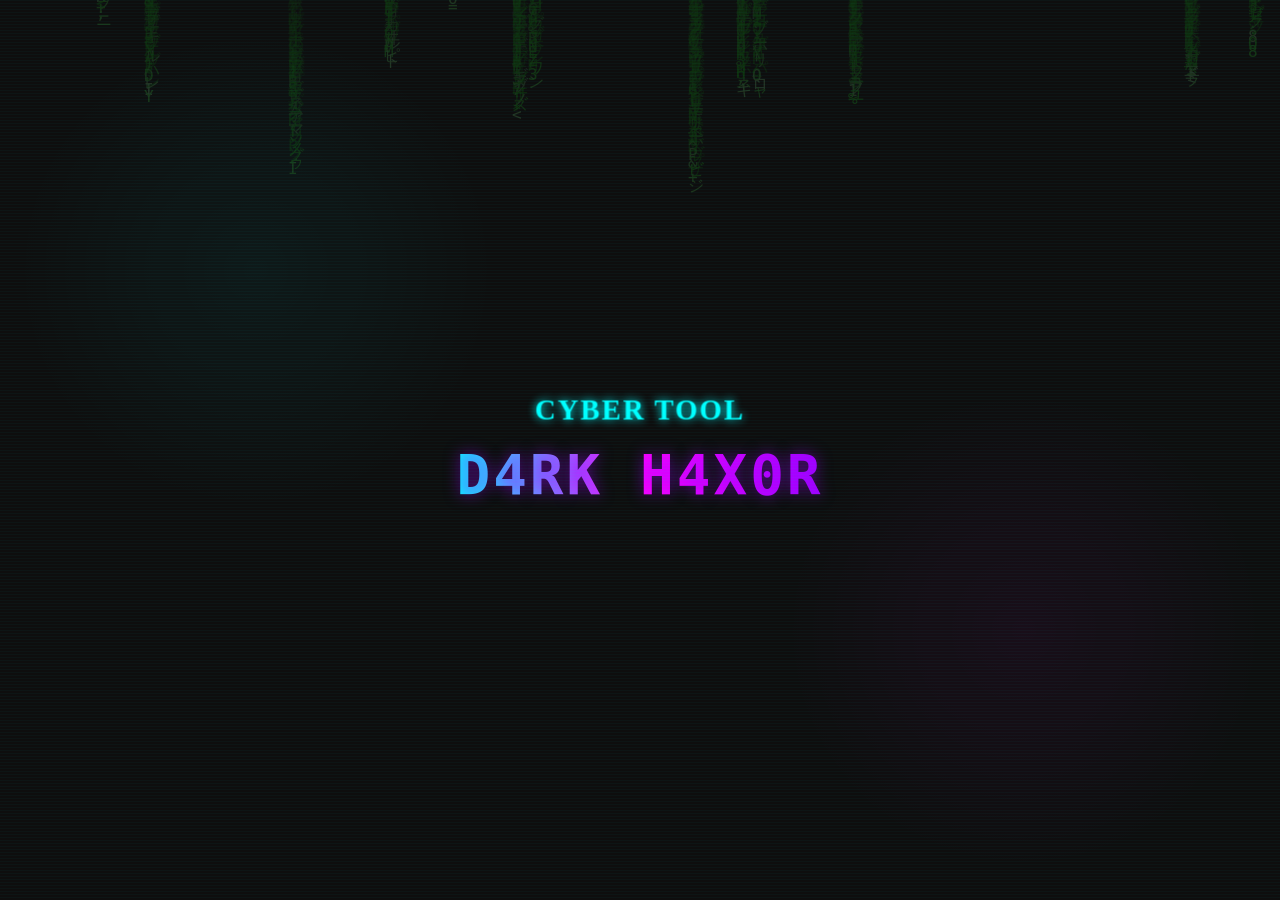
<file: hackff.html>
<!DOCTYPE html>
<html>
<head>
<style>
:root {
  --neon-blue: #0ff;
  --neon-pink: #f0f;
  --neon-purple: #9d00ff;
  --neon-green: #00ff41;
  --dark-bg: #111;
  --panel-bg: rgba(20, 20, 30, 0.9);
  --panel-border: #444;
  --glow: 0 0 10px;
}

* {
  margin: 0;
  padding: 0;
  box-sizing: border-box;
}

body {
  background-color: var(--dark-bg);
  color: white;
  font-family: 'Share Tech Mono', monospace;
  height: 100vh;
  display: flex;
  flex-direction: column;
  justify-content: center;
  align-items: center;
  overflow: hidden;
  position: relative;
  background-image: radial-gradient(circle at 20% 30%, rgba(15, 255, 255, 0.05) 0%, transparent 20%),
                    radial-gradient(circle at 80% 70%, rgba(255, 0, 255, 0.05) 0%, transparent 20%);
}

.matrix-bg {
  position: absolute;
  top: 0;
  left: 0;
  width: 100%;
  height: 100%;
  z-index: -1;
  opacity: 0.15;
}

.scanlines {
  position: fixed;
  top: 0;
  left: 0;
  width: 100%;
  height: 100%;
  background: linear-gradient(to bottom, rgba(0, 255, 255, 0.03) 1px, transparent 1px);
  background-size: 100% 3px;
  pointer-events: none;
  z-index: 100;
  animation: scanline 8s linear infinite;
}

.intro-container {
  position: absolute;
  top: 50%;
  left: 50%;
  transform: translate(-50%, -50%);
  text-align: center;
  z-index: 10;
}

.intro-container.move-up {
  top: 20px;
  transform: translateX(-50%);
  transition: all 1s ease-out;
}

.intro {
  text-align: center;
  perspective: 1000px;
}

.intro h1 {
  font-family: 'Press Start 2P', cursive;
  font-size: 1.8rem;
  margin-bottom: 15px;
  color: var(--neon-blue);
  text-shadow: var(--glow) var(--neon-blue);
  opacity: 0;
  animation: fadeIn 0.5s forwards, float 3s ease-in-out infinite;
  letter-spacing: 2px;
}

.intro h2 {
  font-size: 3.5rem;
  font-weight: 900;
  background: linear-gradient(90deg, var(--neon-blue), var(--neon-pink), var(--neon-purple));
  -webkit-background-clip: text;
  background-clip: text;
  color: transparent;
  text-shadow: 0 0 15px rgba(157, 0, 255, 0.5);
  opacity: 0;
  animation: fadeIn 0.5s forwards 0.5s, pulse 4s ease-in-out infinite;
  letter-spacing: 3px;
}

.hack-container {
  width: 90%;
  max-width: 600px;
  background: var(--panel-bg);
  border: 1px solid var(--panel-border);
  border-radius: 8px;
  padding: 25px;
  box-shadow: 0 0 15px rgba(0, 255, 255, 0.2), 0 0 30px rgba(255, 0, 255, 0.1);
  opacity: 0;
  transform: translateY(20px);
  transition: opacity 1s, transform 1s;
  position: relative;
  overflow: hidden;
}

.hack-container::before {
  content: '';
  position: absolute;
  top: -50%;
  left: -50%;
  width: 200%;
  height: 200%;
  background: linear-gradient(
    to bottom right,
    rgba(0, 255, 255, 0) 0%,
    rgba(0, 255, 255, 0) 40%,
    rgba(0, 255, 255, 0.1) 50%,
    rgba(0, 255, 255, 0) 60%,
    rgba(0, 255, 255, 0) 100%
  );
  transform: rotate(30deg);
  animation: shine 6s infinite;
}

.hack-container.show {
  opacity: 1;
  transform: translateY(0);
}

.terminal {
  background: rgba(0, 0, 0, 0.7);
  border: 1px solid #333;
  border-radius: 5px;
  padding: 15px;
  font-family: 'Share Tech Mono', monospace;
  height: 250px;
  overflow-y: auto;
  margin-bottom: 20px;
  position: relative;
  box-shadow: inset 0 0 10px rgba(0, 0, 0, 0.5);
  border-image: linear-gradient(to right, var(--neon-blue), var(--neon-pink)) 1;
}

.terminal::before {
  content: '';
  position: absolute;
  top: 0;
  left: 0;
  right: 0;
  height: 1px;
  background: linear-gradient(to right, transparent, var(--neon-blue), transparent);
  animation: terminalGlow 3s infinite;
}

.terminal-line {
  color: var(--neon-green);
  margin-bottom: 5px;
  opacity: 0;
  transition: opacity 0.3s ease-in-out;
  text-shadow: 0 0 5px var(--neon-green);
  line-height: 1.4;
}

.terminal-line::before {
  content: '> ';
  color: var(--neon-blue);
}

.terminal-error {
  color: #ff3e3e;
  margin-top: 10px;
  opacity: 0;
  transition: opacity 0.3s ease-in-out;
  text-shadow: 0 0 5px #ff3e3e;
}

.terminal-error::before {
  content: '! ';
}

.input-group {
  margin-bottom: 20px;
  display: none;
}

.button-group {
  display: none;
  gap: 15px;
}

label {
  display: block;
  margin-bottom: 8px;
  color: var(--neon-blue);
  font-size: 0.9rem;
  letter-spacing: 1px;
}

input {
  width: 100%;
  padding: 12px 15px;
  background: rgba(0, 0, 0, 0.7);
  border: 1px solid #333;
  border-radius: 5px;
  color: white;
  font-family: 'Share Tech Mono', monospace;
  font-size: 0.9rem;
  transition: all 0.3s;
  letter-spacing: 1px;
}

input:focus {
  outline: none;
  border-color: var(--neon-blue);
  box-shadow: 0 0 10px rgba(0, 255, 255, 0.3);
}

.btn {
  background: linear-gradient(to right, #222, #333);
  color: white;
  border: 1px solid var(--panel-border);
  padding: 12px 25px;
  font-family: 'Share Tech Mono', monospace;
  font-weight: bold;
  border-radius: 5px;
  cursor: pointer;
  transition: all 0.3s;
  position: relative;
  overflow: hidden;
  letter-spacing: 1px;
  text-transform: uppercase;
  font-size: 0.8rem;
}

.btn:hover {
  background: linear-gradient(to right, #333, #444);
  border-color: var(--neon-blue);
  box-shadow: 0 0 10px rgba(0, 255, 255, 0.3);
}

.btn::after {
  content: '';
  position: absolute;
  top: -50%;
  left: -50%;
  width: 200%;
  height: 200%;
  background: linear-gradient(
    to bottom right,
    rgba(0, 255, 255, 0) 0%,
    rgba(0, 255, 255, 0) 40%,
    rgba(0, 255, 255, 0.3) 50%,
    rgba(0, 255, 255, 0) 60%,
    rgba(0, 255, 255, 0) 100%
  );
  transform: rotate(30deg);
  animation: shine 6s infinite;
  opacity: 0;
  transition: opacity 0.3s;
}

.btn:hover::after {
  opacity: 1;
}

#hackBtn {
  background: linear-gradient(to right, #006466, #065a60);
  border-color: var(--neon-blue);
}

#resetBtn {
  background: linear-gradient(to right, #4d194d, #3a1e3a);
  border-color: var(--neon-pink);
}

.result {
  margin-top: 20px;
  padding: 20px;
  background: rgba(0, 0, 0, 0.8);
  border: 1px solid var(--panel-border);
  border-radius: 5px;
  display: none;
  position: relative;
  overflow: hidden;
  border-image: linear-gradient(to right, var(--neon-blue), var(--neon-pink)) 1;
}

.result::before {
  content: '';
  position: absolute;
  top: 0;
  left: 0;
  right: 0;
  height: 1px;
  background: linear-gradient(to right, transparent, var(--neon-pink), transparent);
  animation: terminalGlow 3s infinite reverse;
}

.result.show {
  display: block;
  animation: fadeIn 0.5s;
}

.password-display {
  font-family: 'Share Tech Mono', monospace;
  color: var(--neon-green);
  margin: 15px 0;
  word-break: break-all;
  padding: 10px;
  background: rgba(0, 0, 0, 0.5);
  border: 1px dashed var(--neon-blue);
  border-radius: 3px;
  position: relative;
  text-shadow: 0 0 5px var(--neon-green);
}

.copy-btn {
  background: rgba(0, 0, 0, 0.7);
  color: var(--neon-blue);
  border: 1px solid var(--neon-blue);
  padding: 8px 15px;
  border-radius: 3px;
  cursor: pointer;
  margin-left: 10px;
  font-family: 'Share Tech Mono', monospace;
  transition: all 0.3s;
  text-transform: uppercase;
  font-size: 0.7rem;
  letter-spacing: 1px;
}

.copy-btn:hover {
  background: rgba(0, 255, 255, 0.1);
  box-shadow: 0 0 8px rgba(0, 255, 255, 0.3);
}

.progress-container {
  width: 100%;
  height: 8px;
  background: #222;
  border-radius: 4px;
  margin: 25px 0;
  overflow: hidden;
  display: none;
  box-shadow: inset 0 0 5px rgba(0, 0, 0, 0.5);
}

.progress-bar {
  height: 100%;
  width: 0;
  background: linear-gradient(90deg, var(--neon-blue), var(--neon-pink), var(--neon-purple));
  transition: width 0.3s;
  position: relative;
}

.progress-bar::after {
  content: '';
  position: absolute;
  top: 0;
  left: 0;
  right: 0;
  bottom: 0;
  background: linear-gradient(
    to right,
    rgba(255, 255, 255, 0) 0%,
    rgba(255, 255, 255, 0.3) 50%,
    rgba(255, 255, 255, 0) 100%
  );
  animation: progressShine 2s infinite;
}

.scanning {
  color: var(--neon-blue);
  text-align: center;
  margin: 15px 0;
  display: none;
  font-family: 'Share Tech Mono', monospace;
  letter-spacing: 2px;
  text-shadow: 0 0 5px var(--neon-blue);
  position: relative;
}

.scanning::after {
  content: '...';
  animation: dots 1.5s infinite steps(3);
  display: inline-block;
  width: 0;
}

.ascii-art {
  font-family: monospace;
  white-space: pre;
  color: var(--neon-blue);
  text-align: center;
  margin: 15px 0;
  display: none;
  text-shadow: 0 0 5px var(--neon-blue);
  line-height: 1.3;
  font-size: 0.7rem;
}

.corner {
  position: absolute;
  width: 20px;
  height: 20px;
  border-width: 3px;
  border-style: solid;
  border-color: transparent;
}

.corner-tl {
  top: 10px;
  left: 10px;
  border-top-color: var(--neon-blue);
  border-left-color: var(--neon-blue);
}

.corner-tr {
  top: 10px;
  right: 10px;
  border-top-color: var(--neon-pink);
  border-right-color: var(--neon-pink);
}

.corner-bl {
  bottom: 10px;
  left: 10px;
  border-bottom-color: var(--neon-blue);
  border-left-color: var(--neon-blue);
}

.corner-br {
  bottom: 10px;
  right: 10px;
  border-bottom-color: var(--neon-pink);
  border-right-color: var(--neon-pink);
}

@keyframes fadeIn {
  from { opacity: 0; }
  to { opacity: 1; }
}

@keyframes float {
  0%, 100% { transform: translateY(0); }
  50% { transform: translateY(-10px); }
}

@keyframes pulse {
  0%, 100% { text-shadow: 0 0 15px rgba(157, 0, 255, 0.5); }
  50% { text-shadow: 0 0 25px rgba(157, 0, 255, 0.8); }
}

@keyframes shine {
  0% { left: -100%; }
  20% { left: 100%; }
  100% { left: 100%; }
}

@keyframes progressShine {
  0% { transform: translateX(-100%); }
  100% { transform: translateX(100%); }
}

@keyframes terminalGlow {
  0% { opacity: 0.3; width: 0; left: 0; }
  50% { opacity: 1; width: 100%; }
  100% { opacity: 0; width: 0; left: 100%; }
}

@keyframes dots {
  0%, 20% { content: '.'; }
  40% { content: '..'; }
  60%, 100% { content: '...'; }
}

@keyframes scanline {
  0% { background-position: 0 0; }
  100% { background-position: 0 100%; }
}

@keyframes flicker {
  0%, 19.999%, 22%, 62.999%, 64%, 64.999%, 70%, 100% { opacity: 1; }
  20%, 21.999%, 63%, 63.999%, 65%, 69.999% { opacity: 0.4; }
}
</style>
</head>
<body>
<canvas class="matrix-bg" id="matrixCanvas"></canvas>
<div class="scanlines"></div>

<div class="intro-container" id="introContainer">
  <div class="intro">
    <h1 id="webByText">CYBER TOOL</h1>
    <h2 id="dravinText">D4RK H4X0R</h2>
  </div>
</div>

<div class="hack-container" id="hackContainer">
  <div class="corner corner-tl"></div>
  <div class="corner corner-tr"></div>
  <div class="corner corner-bl"></div>
  <div class="corner corner-br"></div>
  
  <div class="terminal" id="terminal">
    <div class="terminal-line">Initializing FF Account Tool v4.0.2...</div>
    <div class="terminal-line">Checking system compatibility...</div>
    <div class="terminal-line">Bypassing security protocols...</div>
    <div class="terminal-line">Establishing connection to FF servers...</div>
    <div class="ascii-art" id="asciiArt">
  ____  _____ ____  _   _  ____ _____ 
 / ___||  ___/ ___|| | | |/ ___| ____|
 \___ \| |_  \___ \| |_| | |   |  _|  
  ___) |  _|  ___) |  _  | |___| |___ 
 |____/|_|   |____/|_| |_|\____|_____|
    </div>
    <div class="terminal-line" style="color: var(--neon-blue)">SYSTEM READY</div>
  </div>
  
  <div class="input-group" id="inputGroup">
    <label for="email">TARGET email:</label>
    <input type="text" id="email" placeholder="Enter target Free Fire account email (e.g., example@gmail.com)">
  </div>
  
  <div class="button-group" id="buttonGroup">
    <button class="btn" id="hackBtn">EXECUTE</button>
    <button class="btn" id="resetBtn">RESET</button>
  </div>
  
  <div class="progress-container" id="progressContainer">
    <div class="progress-bar" id="progressBar"></div>
  </div>
  
  <div class="scanning" id="scanningText">
    SCANNING DATABASE
  </div>
  
  <div class="result" id="result">
    <h3 style="color: lime;" id="resultStatus">ACCESS GRANTED</h3>
    <p id="accountInfo">TARGET: <span id="resultEmail"></span></p>
    <div class="password-display" id="passwordDisplayGroup">
      CREDENTIALS: <span id="passwordResult"></span>
      <button class="copy-btn" id="copyBtn">COPY</button>
    </div>
    <p style="color: #ccc; font-size: 0.8rem; margin-top: 15px;">
       [ D4RK_H4X0R_TOOLS_v4.0.2 ]
         {[ Tools By Dravin ]}
    </p>
  </div>
</div>

<script>
document.addEventListener('DOMContentLoaded', function() {
  // Enhanced Matrix background
  const canvas = document.getElementById('matrixCanvas');
  const ctx = canvas.getContext('2d');
  
  function resizeCanvas() {
    canvas.width = window.innerWidth;
    canvas.height = window.innerHeight;
  }
  
  resizeCanvas();
  
  const katakana = 'アァカサタナハマヤャラワガザダバパイィキシチニヒミリヰギジヂビピウゥクスツヌフムユュルグズブヅプエェケセテネヘメレヱゲゼデベペオォコソトノホモヨョロヲゴゾドボポヴッン';
  const latin = 'ABCDEFGHIJKLMNOPQRSTUVWXYZ';
  const nums = '0123456789';
  const symbols = '!"#$%&\'()*+,-./:;<=>?@[\\]^_`{|}~';
  const alphabet = katakana + latin + nums + symbols;
  
  const fontSize = 16;
  const columns = Math.floor(canvas.width / fontSize);
  
  // Set the canvas size and adjust for device pixel ratio
  function setupCanvas() {
    const dpr = window.devicePixelRatio || 1;
    const rect = canvas.getBoundingClientRect();
    canvas.width = rect.width * dpr;
    canvas.height = rect.height * dpr;
    ctx.scale(dpr, dpr);
  }
  
  setupCanvas();
  
  const rainDrops = [];
  for (let i = 0; i < columns; i++) {
    rainDrops[i] = {
      y: Math.random() * -canvas.height,
      length: Math.floor(Math.random() * 15) + 5,
      speed: Math.random() * 5 + 3
    };
  }
  
  function drawMatrix() {
    ctx.fillStyle = 'rgba(0, 0, 0, 0.05)';
    ctx.fillRect(0, 0, canvas.width, canvas.height);
    
    ctx.fillStyle = '#0f0';
    ctx.font = fontSize + 'px monospace';
    
    for (let i = 0; i < rainDrops.length; i++) {
      const text = alphabet.charAt(Math.floor(Math.random() * alphabet.length));
      
      // Head character is brighter
      ctx.fillStyle = `hsl(120, 100%, ${Math.random() * 30 + 50}%)`;
      ctx.fillText(text, i * fontSize, rainDrops[i].y);
      
      // Trail characters
      ctx.fillStyle = 'rgba(0, 255, 0, 0.5)';
      for (let j = 1; j < rainDrops[i].length; j++) {
        const char = alphabet.charAt(Math.floor(Math.random() * alphabet.length));
        ctx.fillText(char, i * fontSize, (rainDrops[i].y - j * fontSize));
      }
      
      rainDrops[i].y += rainDrops[i].speed;
      
      if (rainDrops[i].y > canvas.height + rainDrops[i].length * fontSize) {
        rainDrops[i].y = Math.random() * -100;
        rainDrops[i].length = Math.floor(Math.random() * 15) + 5;
        rainDrops[i].speed = Math.random() * 5 + 3;
      }
    }
  }
  
  const matrixInterval = setInterval(drawMatrix, 33);
  
  // UI elements
  const introContainer = document.getElementById('introContainer');
  const webByText = document.getElementById('webByText');
  const dravinText = document.getElementById('dravinText');
  const hackContainer = document.getElementById('hackContainer');
  const terminal = document.getElementById('terminal');
  const initialTerminalLines = document.querySelectorAll('.terminal-line');
  const inputGroup = document.getElementById('inputGroup');
  const buttonGroup = document.getElementById('buttonGroup');
  const asciiArt = document.getElementById('asciiArt');
  
  // Password options
  const passwords = [
    "FreeFireGamer2024",
    "BooyahChampionFF",
    "DravinProPlayer",
    "LegendarySquad99",
    "HeadshotHero77",
    "VictoryRoyaleFF",
    "ElitePassMaster",
    "DiamondHunterGo",
    "KarakterKelly12",
    "AldoSangJagoan",
    "ffplayer1990",
    "akunff2001",
    "passwordku123",
    "gamingindo45",
    "booyahselalu",
    "FreeFire#2025!",
    "LegendaryFF_Pro",
    "DiamondKing$",
    "ProPlayer_FF",
    "BooyahWinNow",
    "GamerSejati123",
    "IndonesiaMajuFF",
    "AkunVIP_FF",
    "SquadGoals2024",
    "JagoanMabarFF",
    "BudiSantoso1985",
    "DewiLestari2000",
    "JokoSusilo77",
    "SitiAminah99",
    "AndiWijaya123",
    "IndonesiaMaju!",
    "RumahKita123",
    "RahasiaPribadi",
    "Liburan2024",
    "SeninPagi07",
    "user1990",
    "password2023",
    "akunbaru111",
    "rahasia007",
    "admin12345",
    "JakartaPusat#",
    "BandungKotaKu",
    "SurabayaHebat!",
    "BaliIndah2025",
    "YogyaSelalu",
    "KopiSusu_22",
    "MejaKursi#33",
    "BukuPena@44",
    "LangitBumi55",
    "GelapTerang66",
    "Andi12345",
    "Siti_2002",
    "BudiRumah01",
    "DewiCantik!",
    "Jakarta2023",
    "SeninPagi07",
    "MejaKursi88",
    "Liburan2024",
    "RahasiaSaya77",
    "AkunBaru123",
    "AdminSaya99",
    "MotorBaru#1",
    "BukuFavorit55",
    "AyamGeprek09",
    "LaptopSaya20",
    "HaloDunia@21",
    "MatahariTerbit7",
    "KopiPagi22!",
    "Pelangi123",
    "TamanIndah_02",
    "SemangatPagi",
    "TidurNyenyak44",
    "LangitBiru76",
    "HujanGerimis55",
    "KucingOren07",
    "DompetLupa12",
    "IbuMasakEnak",
    "RotiBakar2020",
    "SayangAnak99",
    "JalanKaki#3",
    "PintuTerkunci!",
    "TVRusak88",
    "MobilPutih01",
    "WarnaFavorit",
    "BangunSiang77",
    "TidurCepat08",
    "CoklatManis44",
    "MinumAir07",
    "HandukBiru12",
    "TopiBundar09",
    "SandalJepit66",
    "JamTangan07",
    "KacaMata2024",
    "DompetKetinggalan",
    "KeyboardBaru123",
    "PrinterError45",
    "SarapanNasiGoreng",
    "SepatuLari2025",
    "AirMataBahagia",
    "CerminBesar@2",
    "LemariEs_98",
    "CyberHack2024!",
    "DarkWebAccess",
    "ShadowProtocol",
    "NeonRainbow#",
    "Binary0101",
    "FirewallBypass",
    "RootAccess777",
    "KaliLinuxRulez",
    "Metasploit42",
    "WifiHacker99",
    "VPNMaster123",
    "TorBrowser456",
    "EncryptedPass",
    "ZeroDayExploit",
    "SQLInjection",
    "XSSAttack2024",
    "BruteForce123",
    "PhishingKing",
    "MalwareMaker",
    "Ransomware666",
    "BotnetControl",
    "DDoSMaster",
    "KeyloggerPro",
    "Spyware2024",
    "TrojanHorse",
    "WormVirus123",
    "BackdoorAccess"
  ];
  
  function addTerminalLine(text, color = 'var(--neon-green)', isError = false) {
    const newLine = document.createElement('div');
    newLine.textContent = text;
    newLine.classList.add(isError ? 'terminal-error' : 'terminal-line');
    if (color) newLine.style.color = color;
    newLine.style.opacity = 0;
    terminal.appendChild(newLine);
    terminal.scrollTop = terminal.scrollHeight;
    setTimeout(() => {
      newLine.style.opacity = 1;
    }, 50);
    
    if (isError) {
      setTimeout(() => {
        newLine.style.opacity = 0;
        newLine.addEventListener('transitionend', () => {
          newLine.remove();
        }, { once: true });
      }, 3000);
    }
    
    return newLine;
  }
  
  // Initial sequence
  setTimeout(() => {
    webByText.style.animation = 'fadeIn 0.5s forwards, flicker 6s infinite';
    
    setTimeout(() => {
      dravinText.style.animation = 'fadeIn 0.5s forwards, pulse 4s ease-in-out infinite';
      
      setTimeout(() => {
        introContainer.classList.add('move-up');
        
        setTimeout(() => {
          hackContainer.classList.add('show');
          startTerminalSequence();
        }, 1000);
      }, 1500);
    }, 800);
  }, 500);
  
  function startTerminalSequence() {
    let currentLineIndex = 0;
    const predefinedLines = [
      "Initializing D4RK_H4X0R_TOOLS v4.0.2",
      "Checking system compatibility...",
      "Bypassing security protocols...",
      "Establishing connection to FF servers...",
    ];
    
    function showNextLine() {
      if (currentLineIndex < predefinedLines.length) {
        addTerminalLine(predefinedLines[currentLineIndex]);
        currentLineIndex++;
        setTimeout(showNextLine, 800 + Math.random() * 400);
      } else {
        setTimeout(() => {
          asciiArt.style.display = 'block';
          addTerminalLine('SYSTEM READY', 'var(--neon-blue)');
          
          setTimeout(() => {
            inputGroup.style.display = 'block';
            buttonGroup.style.display = 'flex';
          }, 500);
        }, 500);
      }
    }
    
    showNextLine();
  }
  
  // Button functionality
  const hackBtn = document.getElementById('hackBtn');
  const resetBtn = document.getElementById('resetBtn');
  const copyBtn = document.getElementById('copyBtn');
  const emailInput = document.getElementById('email');
  const resultDiv = document.getElementById('result');
  const resultStatus = document.getElementById('resultStatus');
  const resultEmail = document.getElementById('resultEmail');
  const passwordResult = document.getElementById('passwordResult');
  const passwordDisplayGroup = document.getElementById('passwordDisplayGroup');
  const progressContainer = document.getElementById('progressContainer');
  const progressBar = document.getElementById('progressBar');
  const scanningText = document.getElementById('scanningText');
  
  hackBtn.addEventListener('click', function() {
    const email = emailInput.value.trim();
    
    // Clear any previous error messages
    const existingError = terminal.querySelector('.terminal-error');
    if (existingError) {
      existingError.style.opacity = 0;
      existingError.addEventListener('transitionend', () => {
        existingError.remove();
      }, { once: true });
    }
    
    // Validate email format
    const emailRegex = /^[^\s@]+@[^\s@]+\.[^\s@]+$/;
    if (!email) {
      addTerminalLine('ERROR: Please enter a target email!', '#ff3e3e', true);
      return;
    }
    
    if (!emailRegex.test(email)) {
      addTerminalLine('ERROR: Invalid email format! Must be in format: example@gmail.com', '#ff3e3e', true);
      return;
    }
    
    // Start hacking sequence
    resultDiv.classList.remove('show');
    progressContainer.style.display = 'block';
    scanningText.style.display = 'block';
    progressBar.style.width = '0';
    
    // Add terminal lines during process
    addTerminalLine(`TARGET ACQUIRED: ${email}`);
    addTerminalLine('INITIATING DATABASE SCAN...');
    
    let progress = 0;
    const interval = setInterval(() => {
      progress += Math.random() * 8;
      progressBar.style.width = Math.min(progress, 100) + '%';
      
      // Random terminal updates during progress
      if (progress % 25 < 2 && progress < 100) {
        const messages = [
          'Scanning user profiles...',
          'Bypassing encryption...',
          'Accessing password hashes...',
          'Decrypting credentials...',
          'Locating target data...'
        ];
        addTerminalLine(messages[Math.floor(Math.random() * messages.length)]);
      }
      
      if (progress >= 100) {
        clearInterval(interval);
        setTimeout(() => {
          scanningText.style.display = 'none';
          showResult(email);
        }, 500);
      }
    }, 200);
    
    function showResult(targetEmail) {
      resultEmail.textContent = targetEmail;
      
      if (targetEmail.toLowerCase() === 'hackerff123@gmail.com') {
        resultStatus.textContent = 'ACCESS DENIED';
        resultStatus.style.color = '#ff3e3e';
        passwordDisplayGroup.style.display = 'none';
        addTerminalLine('ERROR: Target account not found in database!', '#ff3e3e');
      } else {
        resultStatus.textContent = 'ACCESS GRANTED';
        resultStatus.style.color = 'var(--neon-green)';
        passwordDisplayGroup.style.display = 'block';
        const randomPassword = passwords[Math.floor(Math.random() * passwords.length)];
        passwordResult.textContent = randomPassword;
        addTerminalLine('SUCCESS: Credentials extracted!', 'var(--neon-green)');
        addTerminalLine(`PASSWORD: ${randomPassword}`, 'var(--neon-blue)');
      }
      
      resultDiv.classList.add('show');
    }
  });
  
  resetBtn.addEventListener('click', function() {
    emailInput.value = '';
    resultDiv.classList.remove('show');
    progressContainer.style.display = 'none';
    scanningText.style.display = 'none';
    progressBar.style.width = '0';
    copyBtn.textContent = 'COPY';
    
    const existingError = terminal.querySelector('.terminal-error');
    if (existingError) {
      existingError.style.opacity = 0;
      existingError.addEventListener('transitionend', () => {
        existingError.remove();
      }, { once: true });
    }
    
    addTerminalLine('SYSTEM RESET COMPLETE', 'var(--neon-blue)');
  });
  
  copyBtn.addEventListener('click', function() {
    const password = passwordResult.textContent;
    navigator.clipboard.writeText(password).then(() => {
      copyBtn.textContent = 'COPIED!';
      copyBtn.style.color = 'var(--neon-green)';
      setTimeout(() => {
        copyBtn.textContent = 'COPY';
        copyBtn.style.color = 'var(--neon-blue)';
      }, 2000);
    });
  });
  
  // Handle window resize
  window.addEventListener('resize', function() {
    resizeCanvas();
    setupCanvas();
  });
});
</script>
</body>
</html>
</file>
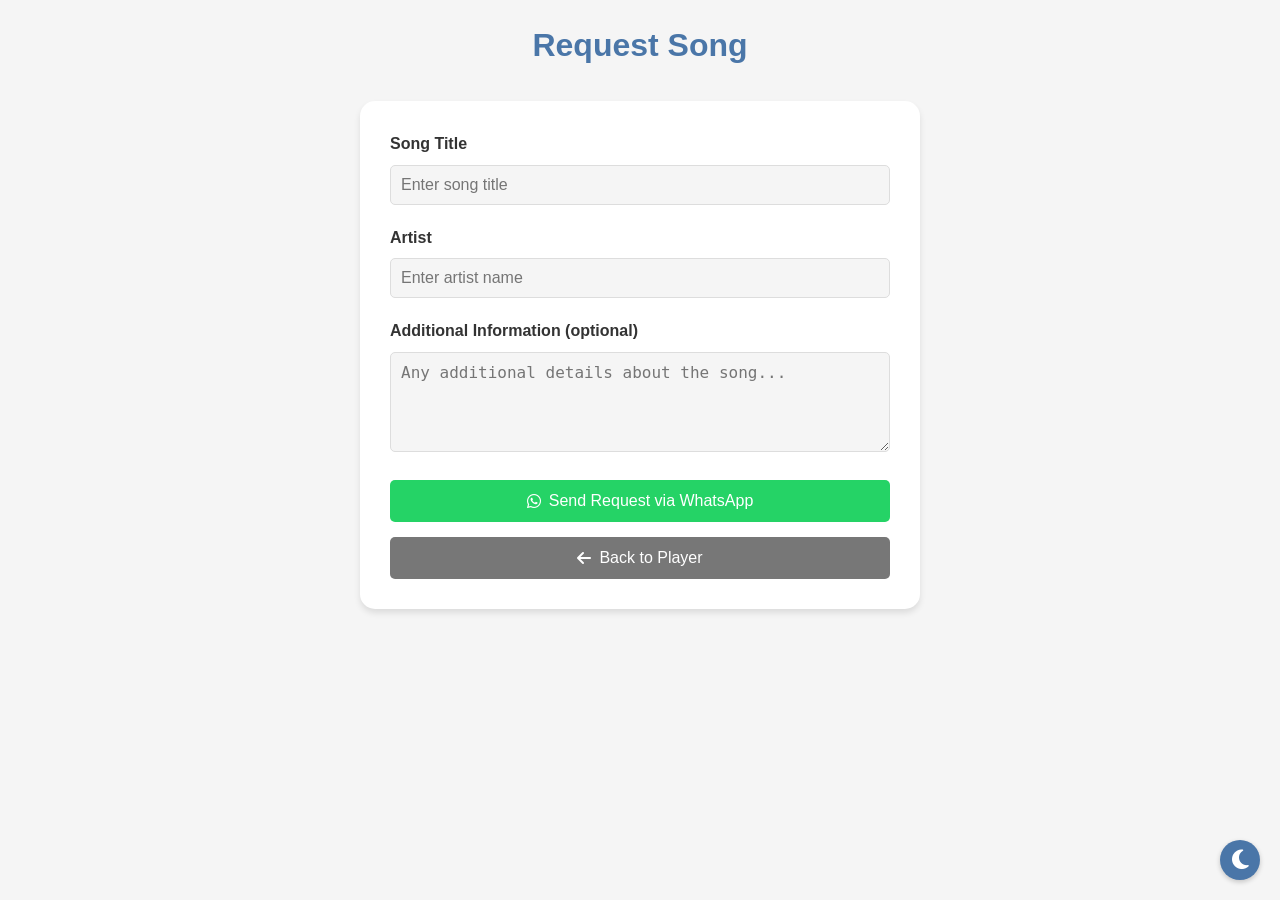
<file: request.html>
<!DOCTYPE html>
<html lang="en">
<head>
    <meta charset="UTF-8">
    <meta name="viewport" content="width=device-width, initial-scale=1.0">
    <title>Request Song - Music Player</title>
    <link rel="icon" type="image/png" href="favicon.png">
    <link rel="stylesheet" href="https://cdnjs.cloudflare.com/ajax/libs/font-awesome/6.4.0/css/all.min.css">
    <style>
        :root {
            --primary-color: #4a76a8;
            --bg-color: #f5f5f5;
            --text-color: #333;
            --card-bg: #fff;
        }

        .dark-mode {
            --primary-color: #6b9bd2;
            --bg-color: #121212;
            --text-color: #f5f5f5;
            --card-bg: #1e1e1e;
        }

        * {
            margin: 0;
            padding: 0;
            box-sizing: border-box;
            transition: background-color 0.3s, color 0.3s;
        }

        body {
            font-family: 'Segoe UI', Tahoma, Geneva, Verdana, sans-serif;
            background-color: var(--bg-color);
            color: var(--text-color);
            line-height: 1.6;
            padding: 20px;
            max-width: 600px;
            margin: 0 auto;
        }

        h1 {
            color: var(--primary-color);
            text-align: center;
            margin-bottom: 30px;
        }

        .request-container {
            background-color: var(--card-bg);
            border-radius: 15px;
            padding: 30px;
            box-shadow: 0 4px 6px rgba(0, 0, 0, 0.1);
        }

        .form-group {
            margin-bottom: 20px;
        }

        label {
            display: block;
            margin-bottom: 8px;
            font-weight: bold;
        }

        input[type="text"],
        textarea {
            width: 100%;
            padding: 10px;
            border: 1px solid #ddd;
            border-radius: 5px;
            font-size: 1rem;
            background-color: var(--bg-color);
            color: var(--text-color);
        }

        textarea {
            min-height: 100px;
            resize: vertical;
        }

        button {
            background-color: var(--primary-color);
            color: white;
            border: none;
            padding: 12px 20px;
            border-radius: 5px;
            cursor: pointer;
            font-size: 1rem;
            width: 100%;
            display: flex;
            align-items: center;
            justify-content: center;
            gap: 8px;
        }

        button:hover {
            opacity: 0.9;
        }

        .back-btn {
            background-color: #777;
            margin-top: 15px;
        }

        .theme-toggle {
            position: fixed;
            bottom: 20px;
            right: 20px;
            background-color: var(--primary-color);
            color: white;
            border: none;
            width: 40px;
            height: 40px;
            border-radius: 50%;
            cursor: pointer;
            display: flex;
            align-items: center;
            justify-content: center;
            font-size: 1.4rem;
            box-shadow: 0 2px 5px rgba(0, 0, 0, 0.2);
            z-index: 100;
        }

        .whatsapp-btn {
            background-color: #25D366;
        }
    </style>
</head>
<body>
    <button class="theme-toggle" id="themeToggle" title="Toggle Dark Mode">
        <i class="fas fa-moon"></i>
    </button>

    <h1>Request Song</h1>
    
    <div class="request-container">
        <div class="form-group">
            <label for="songTitle">Song Title</label>
            <input type="text" id="songTitle" placeholder="Enter song title">
        </div>
        <div class="form-group">
            <label for="songArtist">Artist</label>
            <input type="text" id="songArtist" placeholder="Enter artist name">
        </div>
        <div class="form-group">
            <label for="additionalInfo">Additional Information (optional)</label>
            <textarea id="additionalInfo" placeholder="Any additional details about the song..."></textarea>
        </div>
        <button class="whatsapp-btn" id="sendRequestBtn">
            <i class="fab fa-whatsapp"></i> Send Request via WhatsApp
        </button>
        <button class="back-btn" id="backBtn">
            <i class="fas fa-arrow-left"></i> Back to Player
        </button>
    </div>

    <script>
        // Check theme preference
        function checkThemePreference() {
            const darkMode = localStorage.getItem('darkMode') === 'true';
            if (darkMode) {
                document.body.classList.add('dark-mode');
                themeToggle.innerHTML = '<i class="fas fa-sun"></i>';
            } else {
                themeToggle.innerHTML = '<i class="fas fa-moon"></i>';
            }
        }

        // Toggle theme
        function toggleTheme() {
            document.body.classList.toggle('dark-mode');
            const isDarkMode = document.body.classList.contains('dark-mode');
            localStorage.setItem('darkMode', isDarkMode);
            themeToggle.innerHTML = isDarkMode 
                ? '<i class="fas fa-sun"></i>' 
                : '<i class="fas fa-moon"></i>';
        }

        // Initialize
        const themeToggle = document.getElementById('themeToggle');
        checkThemePreference();

        // Theme toggle
        themeToggle.addEventListener('click', toggleTheme);

        // Back button
        document.getElementById('backBtn').addEventListener('click', () => {
            window.location.href = 'index.html';
        });

        // Send request via WhatsApp
        document.getElementById('sendRequestBtn').addEventListener('click', () => {
            const songTitle = document.getElementById('songTitle').value.trim();
            const songArtist = document.getElementById('songArtist').value.trim();
            const additionalInfo = document.getElementById('additionalInfo').value.trim();

            if (!songTitle || !songArtist) {
                alert('Please fill in at least the song title and artist');
                return;
            }

            // Compose the message
            let message = `Request song:\n\nTitle: ${songTitle}\nArtist: ${songArtist}`;
            
            if (additionalInfo) {
                message += `\n\nAdditional Info:\n${additionalInfo}`;
            }

            // Encode the message for URL
            const encodedMessage = encodeURIComponent(message);
            
            // WhatsApp number (6283122563863)
            const whatsappNumber = '6283122563863';
            
            // Create WhatsApp URL
            const whatsappUrl = `https://wa.me/${whatsappNumber}?text=${encodedMessage}`;
            
            // Open in new tab
            window.open(whatsappUrl, '_blank');
            
            // Clear form
            document.getElementById('songTitle').value = '';
            document.getElementById('songArtist').value = '';
            document.getElementById('additionalInfo').value = '';
        });

        // Allow pressing Enter in form fields
        document.getElementById('songTitle').addEventListener('keypress', (e) => {
            if (e.key === 'Enter') {
                document.getElementById('songArtist').focus();
            }
        });

        document.getElementById('songArtist').addEventListener('keypress', (e) => {
            if (e.key === 'Enter') {
                document.getElementById('additionalInfo').focus();
            }
        });

        document.getElementById('additionalInfo').addEventListener('keypress', (e) => {
            if (e.key === 'Enter' && !e.shiftKey) {
                e.preventDefault();
                document.getElementById('sendRequestBtn').click();
            }
        });
    </script>
</body>
</html>
</file>
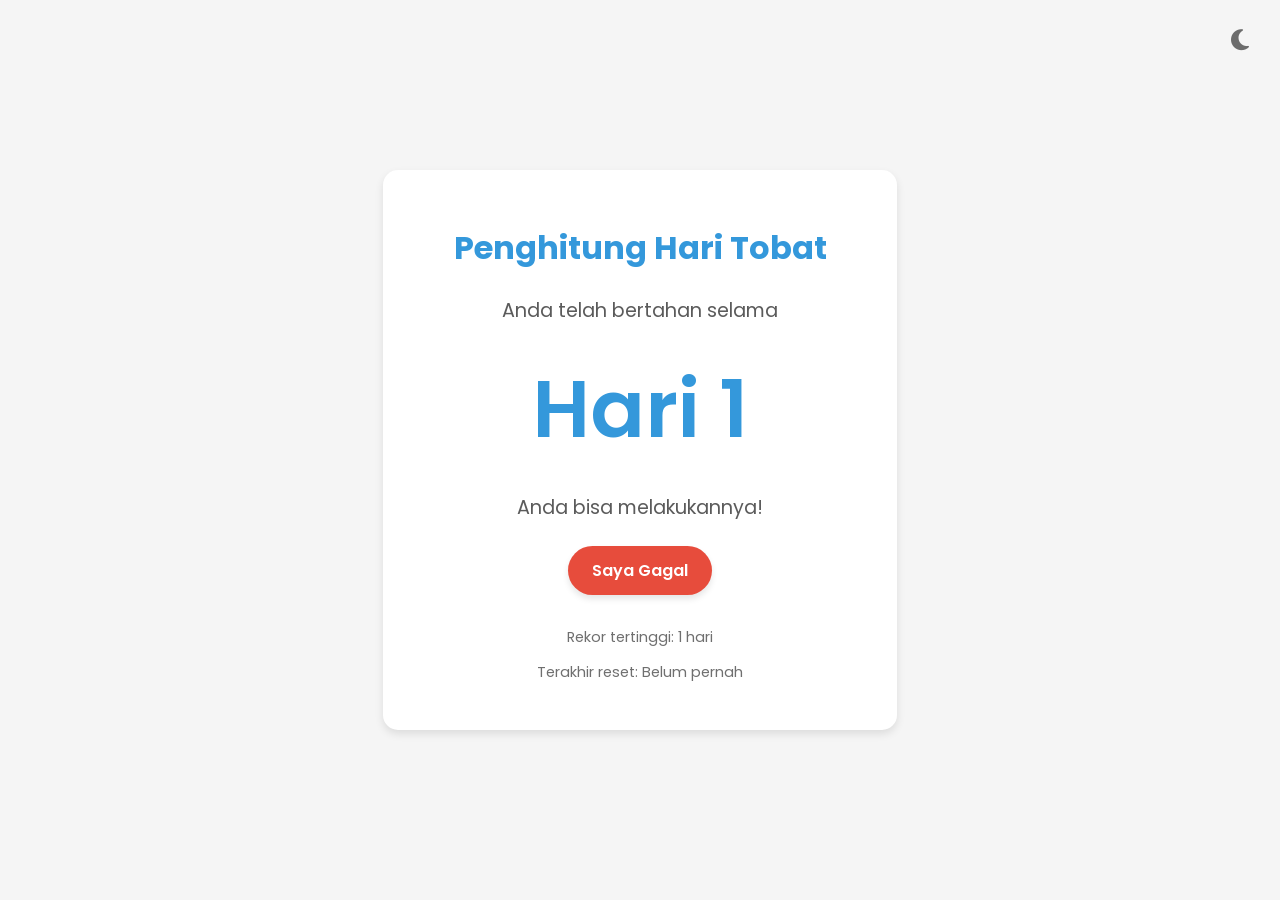
<file: tobat.html>
<!DOCTYPE html>
<html lang="id">
<head>
    <meta charset="UTF-8">
    <meta name="viewport" content="width=device-width, initial-scale=1.0">
    <title>Penghitung Hari Tobat</title>
    <link href="https://fonts.googleapis.com/css2?family=Poppins:wght@300;400;600;700&display=swap" rel="stylesheet">
    <link rel="stylesheet" href="https://cdnjs.cloudflare.com/ajax/libs/font-awesome/6.4.0/css/all.min.css">
    <style>
        :root {
            --bg-color: #f5f5f5;
            --text-color: #333;
            --container-bg: #ffffff;
            --primary-color: #3498db;
            --reset-btn: #e74c3c;
            --reset-btn-hover: #c0392b;
            --shadow: 0 4px 8px rgba(0, 0, 0, 0.1);
        }

        .dark-mode {
            --bg-color: #1a1a1a;
            --text-color: #f0f0f0;
            --container-bg: #2d2d2d;
            --primary-color: #4da6ff;
            --reset-btn: #ff6b6b;
            --reset-btn-hover: #ff5252;
            --shadow: 0 4px 8px rgba(0, 0, 0, 0.3);
        }

        body {
            font-family: 'Poppins', sans-serif;
            display: flex;
            flex-direction: column;
            justify-content: center;
            align-items: center;
            min-height: 100vh;
            margin: 0;
            background-color: var(--bg-color);
            color: var(--text-color);
            text-align: center;
            transition: all 0.3s ease;
        }
        
        .container {
            background-color: var(--container-bg);
            border-radius: 15px;
            box-shadow: var(--shadow);
            padding: 2rem;
            width: 90%;
            max-width: 450px;
            margin: 1rem;
            transition: all 0.3s ease;
        }
        
        h1 {
            color: var(--primary-color);
            margin-bottom: 1.5rem;
            font-weight: 700;
        }
        
        .day-counter {
            font-size: 5rem;
            font-weight: 600;
            color: var(--primary-color);
            margin: 1.5rem 0;
            font-family: 'Poppins', sans-serif;
        }
        
        .message {
            font-size: 1.2rem;
            margin-bottom: 1.5rem;
            color: var(--text-color);
            opacity: 0.8;
        }
        
        .button-container {
            display: flex;
            justify-content: center;
            margin: 1.5rem 0;
        }
        
        .reset-btn {
            background-color: var(--reset-btn);
            color: white;
            border: none;
            padding: 12px 24px;
            font-size: 1rem;
            border-radius: 50px;
            cursor: pointer;
            transition: all 0.3s;
            font-family: 'Poppins', sans-serif;
            font-weight: 600;
            box-shadow: 0 4px 6px rgba(0, 0, 0, 0.1);
        }
        
        .reset-btn:hover {
            background-color: var(--reset-btn-hover);
            transform: translateY(-2px);
            box-shadow: 0 6px 8px rgba(0, 0, 0, 0.15);
        }
        
        .confirmation {
            display: none;
            margin-top: 1.5rem;
            animation: fadeIn 0.3s;
        }
        
        .confirmation p {
            margin-bottom: 1rem;
        }
        
        .confirmation-buttons {
            display: flex;
            justify-content: center;
            gap: 10px;
        }
        
        .confirmation-btn {
            padding: 8px 16px;
            border: none;
            border-radius: 50px;
            cursor: pointer;
            font-family: 'Poppins', sans-serif;
            font-weight: 500;
            transition: all 0.2s;
        }
        
        .confirm {
            background-color: var(--reset-btn);
            color: white;
        }
        
        .cancel {
            background-color: #bdc3c7;
            color: #333;
        }
        
        .history {
            margin-top: 2rem;
            font-size: 0.9rem;
            color: var(--text-color);
            opacity: 0.7;
        }
        
        .theme-toggle {
            position: absolute;
            top: 20px;
            right: 20px;
            background: none;
            border: none;
            font-size: 1.5rem;
            cursor: pointer;
            color: var(--text-color);
            opacity: 0.7;
            transition: all 0.3s;
            width: 40px;
            height: 40px;
            display: flex;
            align-items: center;
            justify-content: center;
            border-radius: 50%;
        }
        
        .theme-toggle:hover {
            opacity: 1;
            background-color: rgba(0,0,0,0.1);
        }
        
        @keyframes fadeIn {
            from { opacity: 0; transform: translateY(10px); }
            to { opacity: 1; transform: translateY(0); }
        }

        @media (max-width: 480px) {
            .container {
                padding: 1.5rem;
            }
            
            .day-counter {
                font-size: 4rem;
            }
        }
    </style>
</head>
<body>
    <button class="theme-toggle" id="themeToggle">
        <i class="fas fa-moon"></i>
    </button>
    
    <div class="container">
        <h1>Penghitung Hari Tobat</h1>
        <div class="message">Anda telah bertahan selama</div>
        <div class="day-counter">Hari 1</div>
        <div class="message">Teruskan perjuangan Anda!</div>
        
        <div class="button-container">
            <button class="reset-btn" id="resetBtn">Saya Gagal</button>
        </div>
        
        <div class="confirmation" id="confirmation">
            <p>Yakin ingin mengulang dari hari pertama?</p>
            <div class="confirmation-buttons">
                <button class="confirmation-btn confirm" id="confirmReset">Ya, Reset</button>
                <button class="confirmation-btn cancel" id="cancelReset">Batal</button>
            </div>
        </div>
        
        <div class="history">
            <p>Rekor tertinggi: <span id="longestStreak">1</span> hari</p>
            <p>Terakhir reset: <span id="lastReset">Belum pernah</span></p>
        </div>
    </div>

    <script>
        document.addEventListener('DOMContentLoaded', function() {
            // Elemen DOM
            const dayCounter = document.querySelector('.day-counter');
            const resetBtn = document.getElementById('resetBtn');
            const confirmation = document.getElementById('confirmation');
            const confirmReset = document.getElementById('confirmReset');
            const cancelReset = document.getElementById('cancelReset');
            const longestStreakEl = document.getElementById('longestStreak');
            const lastResetEl = document.getElementById('lastReset');
            const themeToggle = document.getElementById('themeToggle');
            const themeIcon = themeToggle.querySelector('i');
            
            // Inisialisasi data dari localStorage atau nilai default
            let data = JSON.parse(localStorage.getItem('tobatData')) || {
                currentDay: 1,
                lastDate: new Date().toDateString(),
                longestStreak: 1,
                lastReset: null,
                darkMode: false
            };
            
            // Set tema awal
            if (data.darkMode) {
                document.body.classList.add('dark-mode');
                themeIcon.classList.replace('fa-moon', 'fa-sun');
            }
            
            // Cek apakah sudah berganti hari
            const today = new Date().toDateString();
            if (today !== data.lastDate) {
                const lastDate = new Date(data.lastDate);
                const currentDate = new Date();
                
                // Jika sudah lewat tepat 1 hari, tambahkan counter
                if (currentDate.setHours(0,0,0,0) - lastDate.setHours(0,0,0,0) === 86400000) {
                    data.currentDay++;
                    data.lastDate = today;
                    
                    // Update rekor tertinggi jika lebih besar
                    if (data.currentDay > data.longestStreak) {
                        data.longestStreak = data.currentDay;
                    }
                    
                    simpanData();
                }
            }
            
            // Update tampilan
            updateDisplay();
            
            // Tombol reset
            resetBtn.addEventListener('click', function() {
                confirmation.style.display = 'block';
                resetBtn.style.display = 'none';
            });
            
            // Batal reset
            cancelReset.addEventListener('click', function() {
                confirmation.style.display = 'none';
                resetBtn.style.display = 'block';
            });
            
            // Konfirmasi reset
            confirmReset.addEventListener('click', function() {
                data.lastReset = new Date().toLocaleString('id-ID');
                data.currentDay = 1;
                data.lastDate = new Date().toDateString();
                simpanData();
                updateDisplay();
                
                confirmation.style.display = 'none';
                resetBtn.style.display = 'block';
            });
            
            // Toggle tema gelap/terang
            themeToggle.addEventListener('click', function() {
                document.body.classList.toggle('dark-mode');
                data.darkMode = !data.darkMode;
                simpanData();
                
                if (data.darkMode) {
                    themeIcon.classList.replace('fa-moon', 'fa-sun');
                } else {
                    themeIcon.classList.replace('fa-sun', 'fa-moon');
                }
            });
            
            // Simpan data ke localStorage
            function simpanData() {
                localStorage.setItem('tobatData', JSON.stringify(data));
            }
            
            // Update tampilan
            function updateDisplay() {
                dayCounter.textContent = `Hari ${data.currentDay}`;
                longestStreakEl.textContent = data.longestStreak;
                
                if (data.lastReset) {
                    lastResetEl.textContent = data.lastReset;
                } else {
                    lastResetEl.textContent = 'Belum pernah';
                }
                
                // Update pesan motivasi
                const messages = document.querySelectorAll('.message');
                if (data.currentDay === 1) {
                    messages[1].textContent = "Anda bisa melakukannya!";
                } else if (data.currentDay < 7) {
                    messages[1].textContent = "Teruskan perjuangan Anda!";
                } else if (data.currentDay < 30) {
                    messages[1].textContent = "Anda luar biasa!";
                } else {
                    messages[1].textContent = "Komitmen yang mengagumkan!";
                }
            }
        });
    </script>
</body>
</html>
</file>
